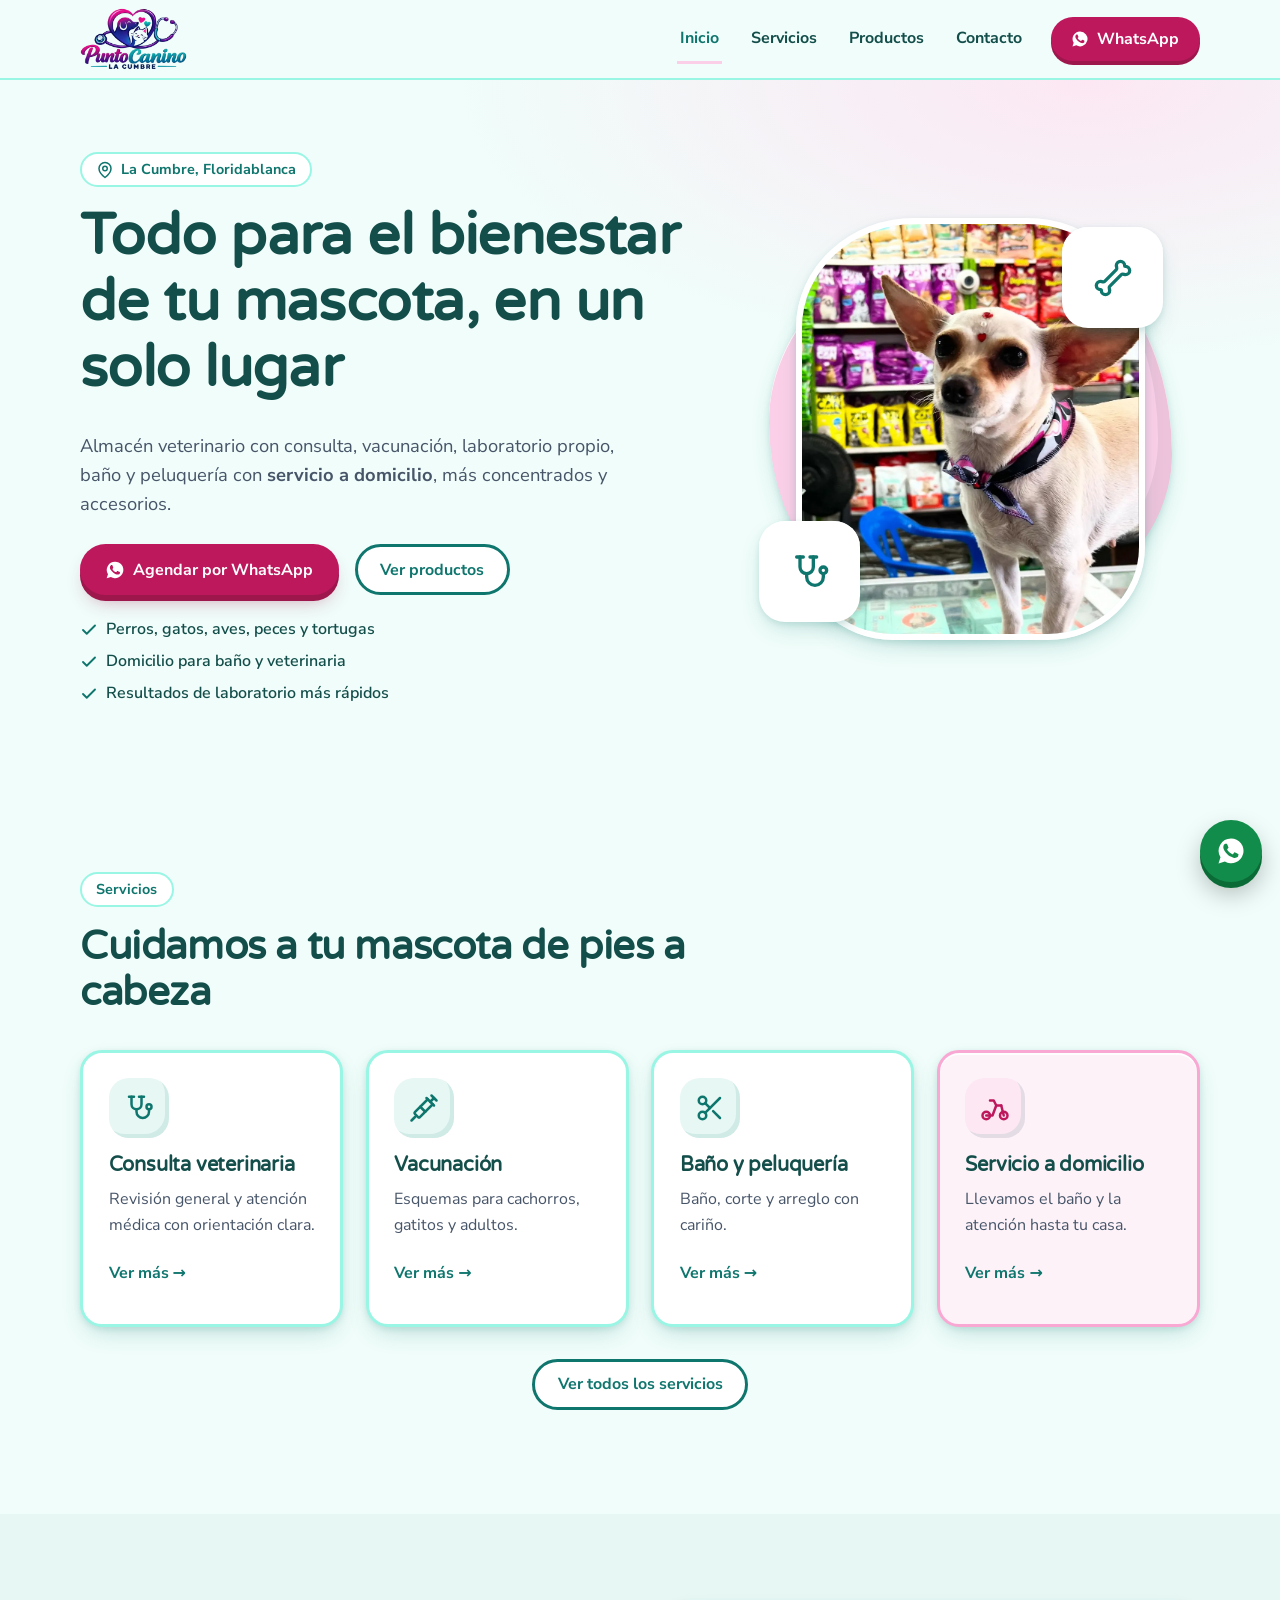
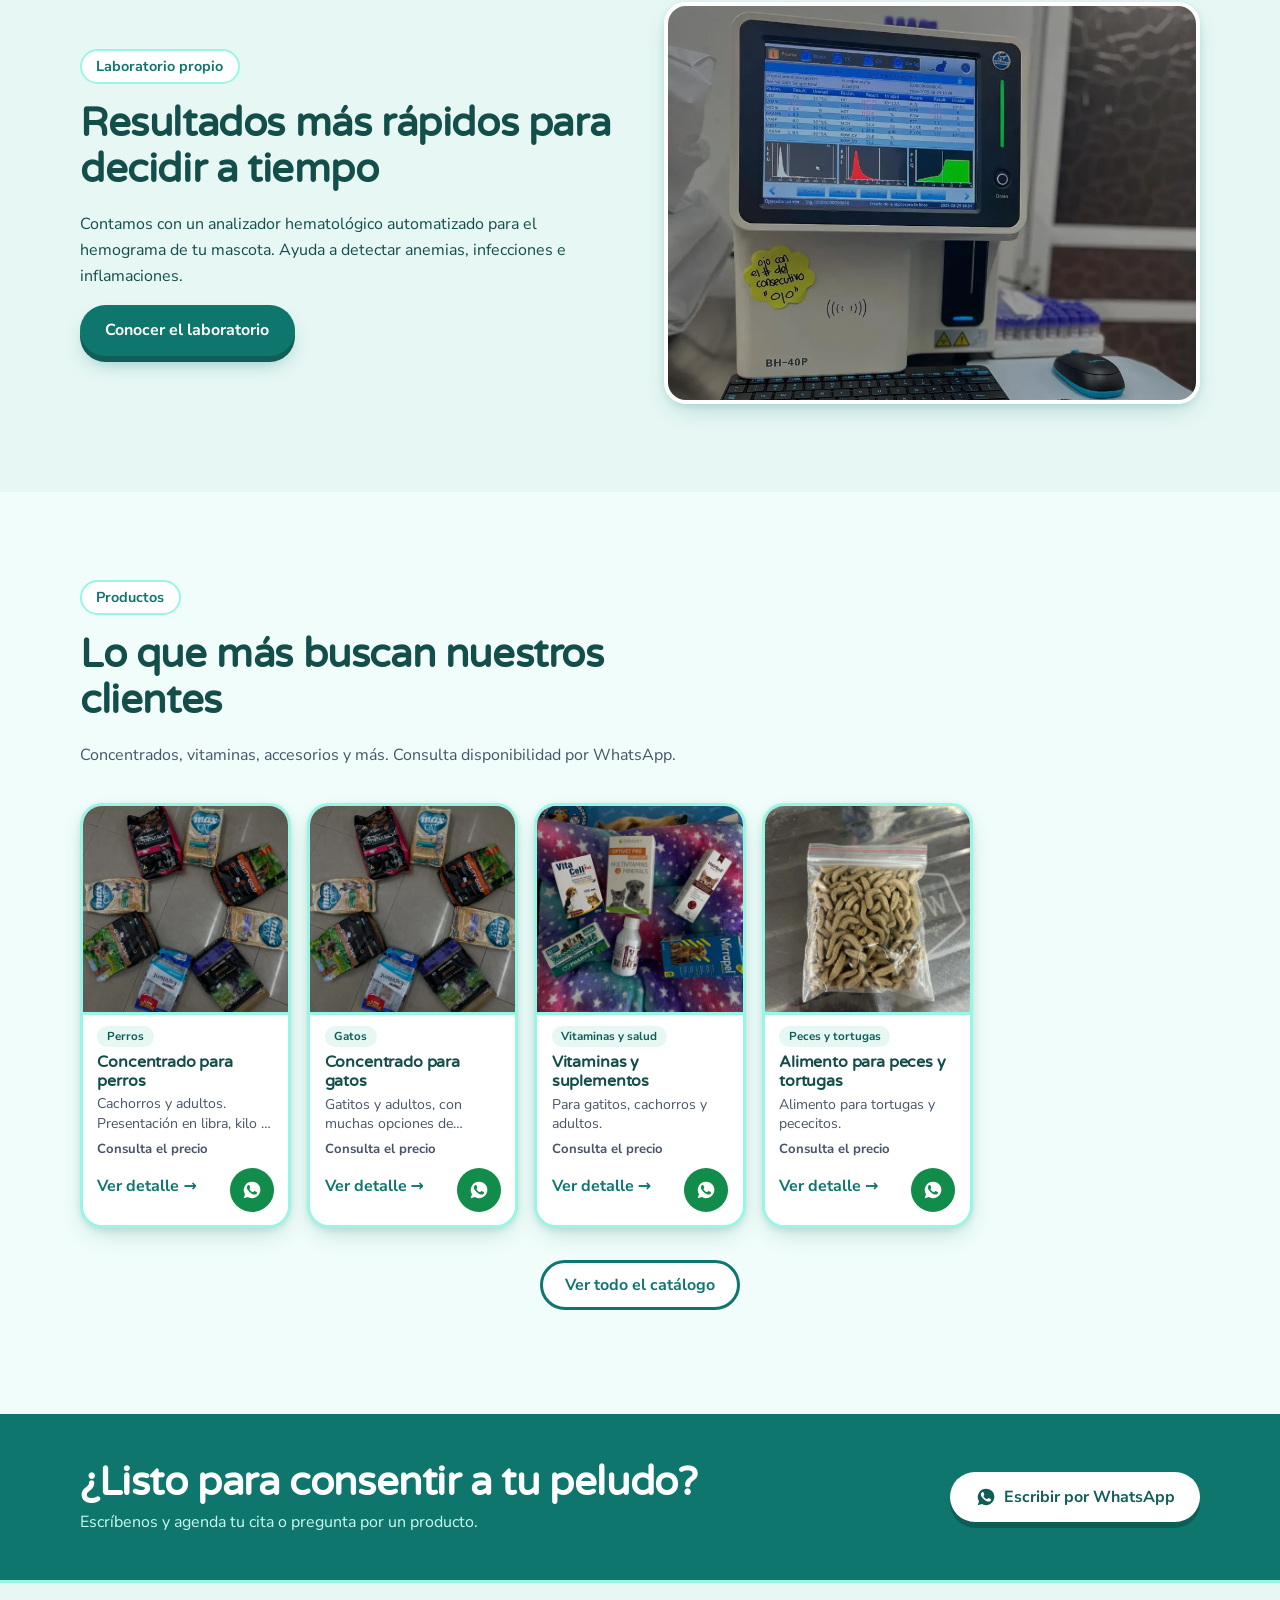
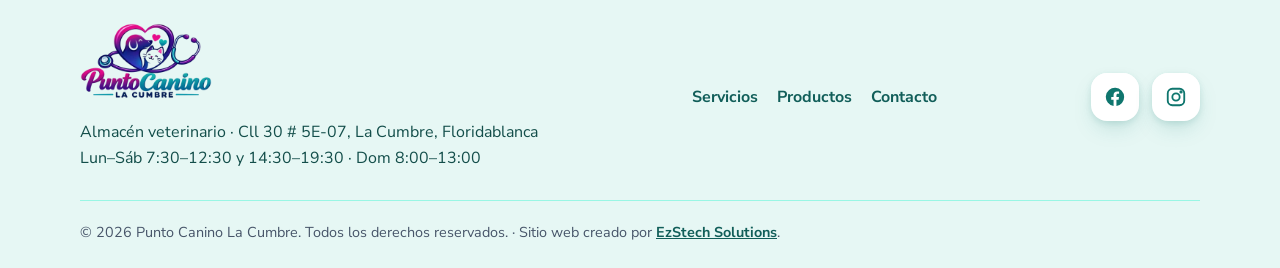
<file: index.html>
<!doctype html>
<html lang="es-CO">
<head>
  <meta charset="utf-8">
  <meta name="viewport" content="width=device-width, initial-scale=1">
  <title>Punto Canino La Cumbre | Almacén veterinario en Floridablanca</title>
  <meta name="description" content="Almacén veterinario en La Cumbre, Floridablanca: consulta veterinaria, vacunación, laboratorio, baño y peluquería con domicilio, concentrados y accesorios.">
  <meta property="og:title" content="Punto Canino La Cumbre | Almacén veterinario en Floridablanca">
  <meta property="og:description" content="Almacén veterinario en La Cumbre, Floridablanca: consulta veterinaria, vacunación, laboratorio, baño y peluquería con domicilio, concentrados y accesorios.">
  <meta property="og:image" content="img/bano.webp">
  <meta name="theme-color" content="#0F766E">
  <meta name="author" content="EzStech Solutions">
  <!-- DEMO: quitar la línea noindex al publicar la versión final -->
  <meta name="robots" content="noindex, nofollow">
  <link rel="icon" type="image/png" sizes="32x32" href="img/favicon-32.png">
  <link rel="apple-touch-icon" href="img/favicon.png">
  <link rel="preconnect" href="https://fonts.googleapis.com">
  <link rel="preconnect" href="https://fonts.gstatic.com" crossorigin>
  <link href="https://fonts.googleapis.com/css2?family=Nunito+Sans:wght@400;600;700&family=Varela+Round&display=swap" rel="stylesheet">
  <link rel="stylesheet" href="styles.css">
  <script type="application/ld+json">
  {"@context":"https://schema.org","@type":"PetStore","name":"Punto Canino La Cumbre",
   "description":"Almacén veterinario: consulta, vacunación, laboratorio, baño y peluquería, concentrados y accesorios.",
   "telephone":["+573244709898","+576076058796"],
   "address":{"@type":"PostalAddress","streetAddress":"Cll 30 # 5E-07, La Cumbre","addressLocality":"Floridablanca","addressRegion":"Santander","postalCode":"681002","addressCountry":"CO"},
   "openingHoursSpecification":[{"@type":"OpeningHoursSpecification","dayOfWeek":["Monday","Tuesday","Wednesday","Thursday","Friday","Saturday"],"opens":"07:30","closes":"12:30"},{"@type":"OpeningHoursSpecification","dayOfWeek":["Monday","Tuesday","Wednesday","Thursday","Friday","Saturday"],"opens":"14:30","closes":"19:30"},{"@type":"OpeningHoursSpecification","dayOfWeek":"Sunday","opens":"08:00","closes":"13:00"}],
   "sameAs":["https://www.facebook.com/p/PUNTO-Canino-La-Cumbre-100064050334834/","https://www.instagram.com/punto_caninolacumbre/"]}
  </script>
</head>
<body>
  <a class="skip" href="#contenido">Saltar al contenido</a>

  <header class="site-header">
    <div class="wrap nav">
      <a class="brand" href="index.html" aria-label="Punto Canino La Cumbre, inicio">
        <img class="brand-logo" src="img/logo-sm.webp" width="360" height="208" alt="Punto Canino La Cumbre">
      </a>
      <nav aria-label="Principal" id="menu" class="menu">
        <a href="index.html" aria-current="page">Inicio</a>
        <a href="servicios.html">Servicios</a>
        <a href="productos.html">Productos</a>
        <a href="contacto.html">Contacto</a>
        <a class="btn btn-cta btn-sm" data-wa="Hola, quiero información" href="#"><svg width="18" height="18" aria-hidden="true"><use href="icons.svg#i-wa"/></svg> WhatsApp</a>
      </nav>
      <button class="burger" aria-expanded="false" aria-controls="menu" aria-label="Abrir menú"><span></span><span></span><span></span></button>
    </div>
  </header>

  <main id="contenido">
    <section class="hero" id="inicio">
      <div class="wrap hero-grid">
        <div class="hero-copy">
          <p class="eyebrow"><svg width="18" height="18" aria-hidden="true"><use href="icons.svg#i-pin"/></svg> La Cumbre, Floridablanca</p>
          <h1>Todo para el bienestar de tu mascota, en un solo lugar</h1>
          <p class="lead">Almacén veterinario con consulta, vacunación, laboratorio propio, baño y peluquería con <strong>servicio a domicilio</strong>, más concentrados y accesorios.</p>
          <div class="cta-row">
            <a class="btn btn-cta" data-wa="Hola, quiero agendar una cita para mi mascota" href="#"><svg width="20" height="20" aria-hidden="true"><use href="icons.svg#i-wa"/></svg> Agendar por WhatsApp</a>
            <a class="btn btn-ghost" href="productos.html">Ver productos</a>
          </div>
          <ul class="trust">
            <li><svg width="18" height="18" aria-hidden="true"><use href="icons.svg#i-check"/></svg> Perros, gatos, aves, peces y tortugas</li>
            <li><svg width="18" height="18" aria-hidden="true"><use href="icons.svg#i-check"/></svg> Domicilio para baño y veterinaria</li>
            <li><svg width="18" height="18" aria-hidden="true"><use href="icons.svg#i-check"/></svg> Resultados de laboratorio más rápidos</li>
          </ul>
        </div>
        <div class="hero-art">
          <div class="blob" aria-hidden="true"></div>
          <img class="hero-photo" src="img/bano.webp" width="900" height="1200" alt="Perrita chihuahua con pañuelo en el almacén, rodeada de alimentos y accesorios">
          <div class="art-card c2" aria-hidden="true"><svg width="40" height="40" aria-hidden="true"><use href="icons.svg#i-bone"/></svg></div>
          <div class="art-card c3" aria-hidden="true"><svg width="40" height="40" aria-hidden="true"><use href="icons.svg#i-steth"/></svg></div>
        </div>
      </div>
    </section>

    <section class="section">
      <div class="wrap">
        <div class="section-head reveal">
          <p class="eyebrow">Servicios</p>
          <h2>Cuidamos a tu mascota de pies a cabeza</h2>
        </div>
        <div class="cards">
          <article class="card reveal">
            <span class="ico"><svg width="30" height="30" aria-hidden="true"><use href="icons.svg#i-steth"/></svg></span>
            <h3>Consulta veterinaria</h3>
            <p>Revisión general y atención médica con orientación clara.</p>
            <a class="link" href="servicios.html#consulta">Ver más →</a>
          </article>
          <article class="card reveal">
            <span class="ico"><svg width="30" height="30" aria-hidden="true"><use href="icons.svg#i-syringe"/></svg></span>
            <h3>Vacunación</h3>
            <p>Esquemas para cachorros, gatitos y adultos.</p>
            <a class="link" href="servicios.html#vacunacion">Ver más →</a>
          </article>
          <article class="card reveal">
            <span class="ico"><svg width="30" height="30" aria-hidden="true"><use href="icons.svg#i-scissors"/></svg></span>
            <h3>Baño y peluquería</h3>
            <p>Baño, corte y arreglo con cariño.</p>
            <a class="link" href="servicios.html#peluqueria">Ver más →</a>
          </article>
          <article class="card reveal card-accent">
            <span class="ico"><svg width="30" height="30" aria-hidden="true"><use href="icons.svg#i-scooter"/></svg></span>
            <h3>Servicio a domicilio</h3>
            <p>Llevamos el baño y la atención hasta tu casa.</p>
            <a class="link" href="servicios.html#domicilio">Ver más →</a>
          </article>
        </div>
        <p class="more reveal"><a class="btn btn-ghost" href="servicios.html">Ver todos los servicios</a></p>
      </div>
    </section>

    <section class="section section-alt">
      <div class="wrap split">
        <div class="reveal">
          <p class="eyebrow">Laboratorio propio</p>
          <h2>Resultados más rápidos para decidir a tiempo</h2>
          <p>Contamos con un analizador hematológico automatizado para el hemograma de tu mascota. Ayuda a detectar anemias, infecciones e inflamaciones.</p>
          <a class="btn btn-primary" href="servicios.html#laboratorio">Conocer el laboratorio</a>
        </div>
        <img class="lab-photo reveal" src="img/laboratorio.webp" loading="lazy" width="900" height="1200" alt="Analizador hematológico del laboratorio de Punto Canino">
      </div>
    </section>

    <section class="section">
      <div class="wrap">
        <div class="section-head reveal">
          <p class="eyebrow">Productos</p>
          <h2>Lo que más buscan nuestros clientes</h2>
          <p>Concentrados, vitaminas, accesorios y más. Consulta disponibilidad por WhatsApp.</p>
        </div>
        <div class="products" data-featured="4"></div>
        <noscript><p><a href="productos.html">Ver el catálogo de productos</a></p></noscript>
        <p class="more"><a class="btn btn-ghost" href="productos.html">Ver todo el catálogo</a></p>
      </div>
    </section>

    <section class="cta-band">
      <div class="wrap cta-inner">
        <div>
          <h2>¿Listo para consentir a tu peludo?</h2>
          <p>Escríbenos y agenda tu cita o pregunta por un producto.</p>
        </div>
        <a class="btn btn-white" data-wa="Hola, quiero información" href="#"><svg width="20" height="20" aria-hidden="true"><use href="icons.svg#i-wa"/></svg> Escribir por WhatsApp</a>
      </div>
    </section>
  </main>

  <footer class="site-footer">
    <div class="wrap foot">
      <div>
        <a class="brand brand-light" href="index.html" aria-label="Punto Canino La Cumbre, inicio">
          <img class="brand-logo" src="img/logo-sm.webp" width="360" height="208" alt="Punto Canino La Cumbre">
        </a>
        <p>Almacén veterinario · Cll 30 # 5E-07, La Cumbre, Floridablanca<br>Lun–Sáb 7:30–12:30 y 14:30–19:30 · Dom 8:00–13:00</p>
      </div>
      <nav class="foot-nav" aria-label="Pie de página">
        <a href="servicios.html">Servicios</a><a href="productos.html">Productos</a><a href="contacto.html">Contacto</a>
      </nav>
      <div class="social">
        <a href="https://www.facebook.com/p/PUNTO-Canino-La-Cumbre-100064050334834/" target="_blank" rel="noopener" aria-label="Facebook de Punto Canino La Cumbre"><svg width="22" height="22" aria-hidden="true"><use href="icons.svg#i-fb"/></svg></a>
        <a href="https://www.instagram.com/punto_caninolacumbre/" target="_blank" rel="noopener" aria-label="Instagram de Punto Canino La Cumbre"><svg width="22" height="22" aria-hidden="true"><use href="icons.svg#i-ig"/></svg></a>
      </div>
    </div>
    <p class="copy">© <span id="year"></span> Punto Canino La Cumbre. Todos los derechos reservados. · Sitio web creado por <a href="https://ezstech-solutions.netlify.app/" target="_blank" rel="noopener">EzStech Solutions</a>.</p>
  </footer>

  <a class="wa-float" data-wa="Hola, quiero información" href="#" aria-label="Escribir por WhatsApp"><svg width="30" height="30" aria-hidden="true"><use href="icons.svg#i-wa"/></svg></a>

  <script src="js/data.js"></script>
  <script src="script.js"></script>
  <script src="js/catalog.js"></script>
</body>
</html>
</file>
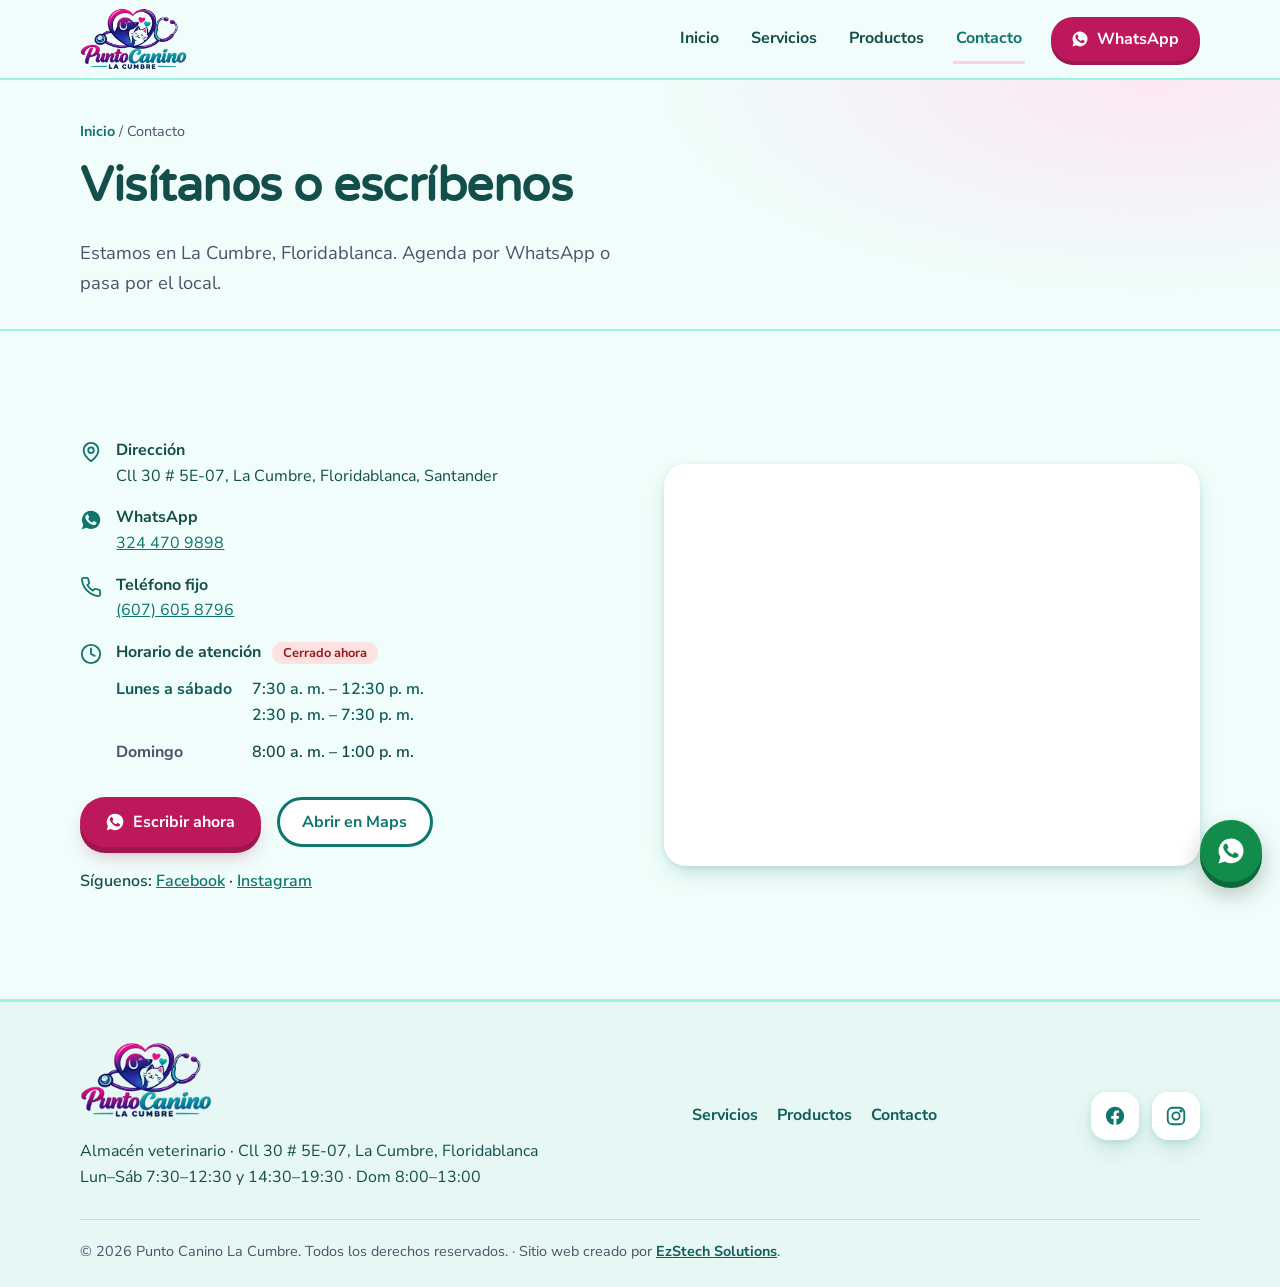
<file: contacto.html>
<!doctype html>
<html lang="es-CO">
<head>
  <meta charset="utf-8">
  <meta name="viewport" content="width=device-width, initial-scale=1">
  <title>Contacto y ubicación | Punto Canino La Cumbre</title>
  <meta name="description" content="Cll 30 # 5E-07, La Cumbre, Floridablanca. WhatsApp 324 470 9898 y teléfono (607) 605 8796.">
  <meta property="og:title" content="Contacto y ubicación | Punto Canino La Cumbre">
  <meta property="og:description" content="Cll 30 # 5E-07, La Cumbre, Floridablanca. WhatsApp 324 470 9898 y teléfono (607) 605 8796.">
  <meta property="og:image" content="img/bano.webp">
  <meta name="theme-color" content="#0F766E">
  <meta name="author" content="EzStech Solutions">
  <!-- DEMO: quitar la línea noindex al publicar la versión final -->
  <meta name="robots" content="noindex, nofollow">
  <link rel="icon" type="image/png" sizes="32x32" href="img/favicon-32.png">
  <link rel="apple-touch-icon" href="img/favicon.png">
  <link rel="preconnect" href="https://fonts.googleapis.com">
  <link rel="preconnect" href="https://fonts.gstatic.com" crossorigin>
  <link href="https://fonts.googleapis.com/css2?family=Nunito+Sans:wght@400;600;700&family=Varela+Round&display=swap" rel="stylesheet">
  <link rel="stylesheet" href="styles.css">
  <script type="application/ld+json">
  {"@context":"https://schema.org","@type":"PetStore","name":"Punto Canino La Cumbre",
   "description":"Almacén veterinario: consulta, vacunación, laboratorio, baño y peluquería, concentrados y accesorios.",
   "telephone":["+573244709898","+576076058796"],
   "address":{"@type":"PostalAddress","streetAddress":"Cll 30 # 5E-07, La Cumbre","addressLocality":"Floridablanca","addressRegion":"Santander","postalCode":"681002","addressCountry":"CO"},
   "openingHoursSpecification":[{"@type":"OpeningHoursSpecification","dayOfWeek":["Monday","Tuesday","Wednesday","Thursday","Friday","Saturday"],"opens":"07:30","closes":"12:30"},{"@type":"OpeningHoursSpecification","dayOfWeek":["Monday","Tuesday","Wednesday","Thursday","Friday","Saturday"],"opens":"14:30","closes":"19:30"},{"@type":"OpeningHoursSpecification","dayOfWeek":"Sunday","opens":"08:00","closes":"13:00"}],
   "sameAs":["https://www.facebook.com/p/PUNTO-Canino-La-Cumbre-100064050334834/","https://www.instagram.com/punto_caninolacumbre/"]}
  </script>
</head>
<body>
  <a class="skip" href="#contenido">Saltar al contenido</a>

  <header class="site-header">
    <div class="wrap nav">
      <a class="brand" href="index.html" aria-label="Punto Canino La Cumbre, inicio">
        <img class="brand-logo" src="img/logo-sm.webp" width="360" height="208" alt="Punto Canino La Cumbre">
      </a>
      <nav aria-label="Principal" id="menu" class="menu">
        <a href="index.html">Inicio</a>
        <a href="servicios.html">Servicios</a>
        <a href="productos.html">Productos</a>
        <a href="contacto.html" aria-current="page">Contacto</a>
        <a class="btn btn-cta btn-sm" data-wa="Hola, quiero información" href="#"><svg width="18" height="18" aria-hidden="true"><use href="icons.svg#i-wa"/></svg> WhatsApp</a>
      </nav>
      <button class="burger" aria-expanded="false" aria-controls="menu" aria-label="Abrir menú"><span></span><span></span><span></span></button>
    </div>
  </header>

  <main id="contenido">
    <section class="page-head">
      <div class="wrap">
        <nav class="crumbs" aria-label="Ruta"><a href="index.html">Inicio</a> <span aria-hidden="true">/</span> <span>Contacto</span></nav>
        <h1>Visítanos o escríbenos</h1>
        <p class="lead">Estamos en La Cumbre, Floridablanca. Agenda por WhatsApp o pasa por el local.</p>
      </div>
    </section>
    <section class="section">
      <div class="wrap split">
        <div class="reveal">
          <ul class="info">
            <li><svg width="22" height="22" aria-hidden="true"><use href="icons.svg#i-pin"/></svg><span><strong>Dirección</strong><br>Cll 30 # 5E-07, La Cumbre, Floridablanca, Santander</span></li>
            <li><svg width="22" height="22" aria-hidden="true"><use href="icons.svg#i-wa"/></svg><span><strong>WhatsApp</strong><br><a href="#" data-wa="Hola, quiero información">324 470 9898</a></span></li>
            <li><svg width="22" height="22" aria-hidden="true"><use href="icons.svg#i-phone"/></svg><span><strong>Teléfono fijo</strong><br><a href="tel:+576076058796">(607) 605 8796</a></span></li>
            <li><svg width="22" height="22" aria-hidden="true"><use href="icons.svg#i-clock"/></svg><span><strong>Horario de atención</strong> <span class="open-now" data-open-now></span>
              <table class="hours"><tbody>
                <tr data-days="1,2,3,4,5,6"><th scope="row">Lunes a sábado</th><td>7:30 a. m. – 12:30 p. m.<br>2:30 p. m. – 7:30 p. m.</td></tr>
                <tr data-days="0"><th scope="row">Domingo</th><td>8:00 a. m. – 1:00 p. m.</td></tr>
              </tbody></table></span></li>
          </ul>
          <div class="cta-row">
            <a class="btn btn-cta" data-wa="Hola, quiero información" href="#"><svg width="20" height="20" aria-hidden="true"><use href="icons.svg#i-wa"/></svg> Escribir ahora</a>
            <a class="btn btn-ghost" target="_blank" rel="noopener" href="https://www.google.com/maps/search/?api=1&query=Cll+30+%23+5E-07+La+Cumbre+Floridablanca">Abrir en Maps</a>
          </div>
          <p class="social-line">Síguenos:
            <a href="https://www.facebook.com/p/PUNTO-Canino-La-Cumbre-100064050334834/" target="_blank" rel="noopener">Facebook</a> ·
            <a href="https://www.instagram.com/punto_caninolacumbre/" target="_blank" rel="noopener">Instagram</a></p>
        </div>
        <div class="map reveal">
          <iframe title="Mapa de Punto Canino La Cumbre" loading="lazy" referrerpolicy="no-referrer-when-downgrade"
            src="https://www.google.com/maps?q=Cll+30+%23+5E-07+La+Cumbre+Floridablanca&output=embed"></iframe>
        </div>
      </div>
    </section>
  </main>

  <footer class="site-footer">
    <div class="wrap foot">
      <div>
        <a class="brand brand-light" href="index.html" aria-label="Punto Canino La Cumbre, inicio">
          <img class="brand-logo" src="img/logo-sm.webp" width="360" height="208" alt="Punto Canino La Cumbre">
        </a>
        <p>Almacén veterinario · Cll 30 # 5E-07, La Cumbre, Floridablanca<br>Lun–Sáb 7:30–12:30 y 14:30–19:30 · Dom 8:00–13:00</p>
      </div>
      <nav class="foot-nav" aria-label="Pie de página">
        <a href="servicios.html">Servicios</a><a href="productos.html">Productos</a><a href="contacto.html">Contacto</a>
      </nav>
      <div class="social">
        <a href="https://www.facebook.com/p/PUNTO-Canino-La-Cumbre-100064050334834/" target="_blank" rel="noopener" aria-label="Facebook de Punto Canino La Cumbre"><svg width="22" height="22" aria-hidden="true"><use href="icons.svg#i-fb"/></svg></a>
        <a href="https://www.instagram.com/punto_caninolacumbre/" target="_blank" rel="noopener" aria-label="Instagram de Punto Canino La Cumbre"><svg width="22" height="22" aria-hidden="true"><use href="icons.svg#i-ig"/></svg></a>
      </div>
    </div>
    <p class="copy">© <span id="year"></span> Punto Canino La Cumbre. Todos los derechos reservados. · Sitio web creado por <a href="https://ezstech-solutions.netlify.app/" target="_blank" rel="noopener">EzStech Solutions</a>.</p>
  </footer>

  <a class="wa-float" data-wa="Hola, quiero información" href="#" aria-label="Escribir por WhatsApp"><svg width="30" height="30" aria-hidden="true"><use href="icons.svg#i-wa"/></svg></a>

  <script src="js/data.js"></script>
  <script src="script.js"></script>
</body>
</html>
</file>
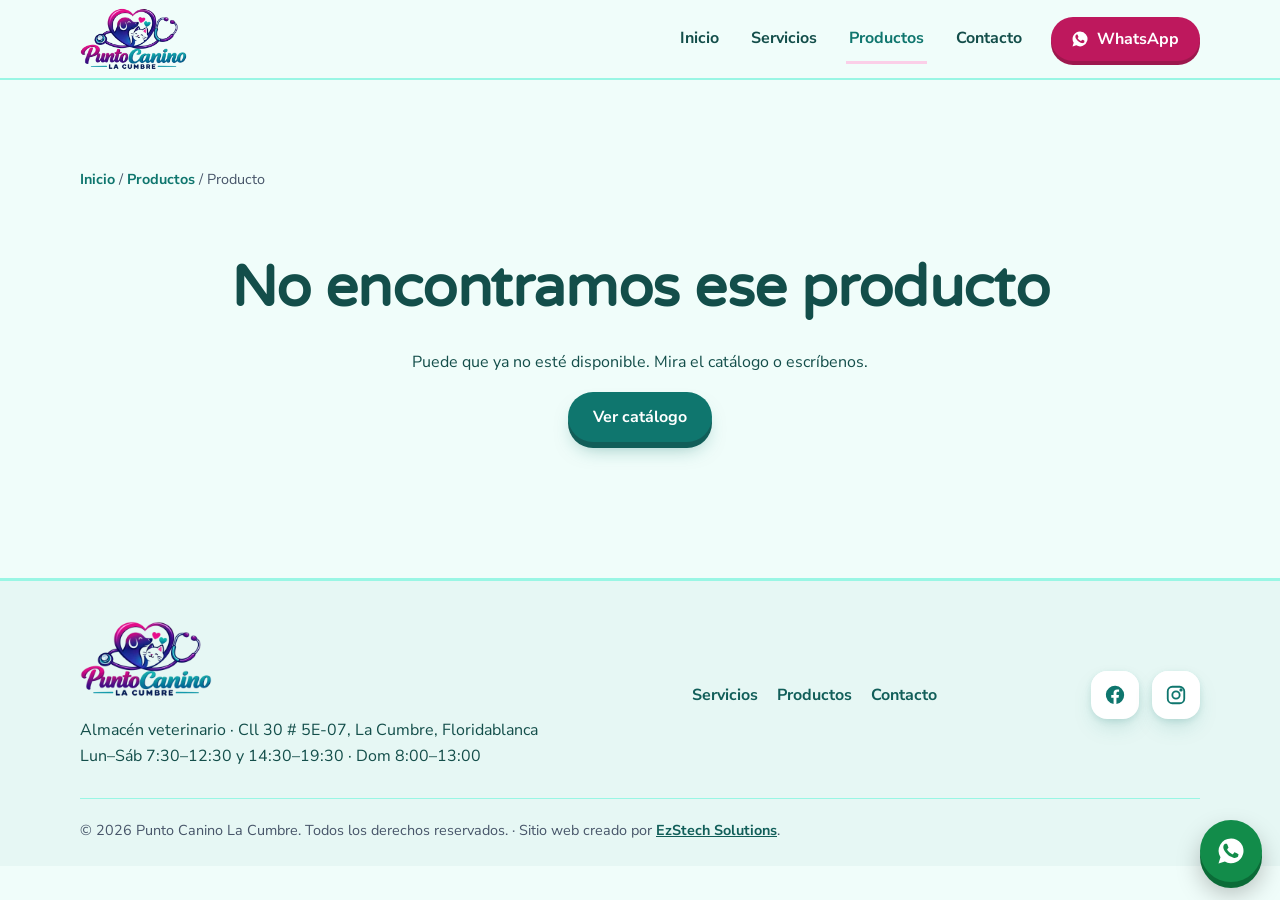
<file: producto.html>
<!doctype html>
<html lang="es-CO">
<head>
  <meta charset="utf-8">
  <meta name="viewport" content="width=device-width, initial-scale=1">
  <title>Producto | Punto Canino La Cumbre</title>
  <meta name="description" content="Ficha de producto de Punto Canino La Cumbre.">
  <meta property="og:title" content="Producto | Punto Canino La Cumbre">
  <meta property="og:description" content="Ficha de producto de Punto Canino La Cumbre.">
  <meta property="og:image" content="img/bano.webp">
  <meta name="theme-color" content="#0F766E">
  <meta name="author" content="EzStech Solutions">
  <!-- DEMO: quitar la línea noindex al publicar la versión final -->
  <meta name="robots" content="noindex, nofollow">
  <link rel="icon" type="image/png" sizes="32x32" href="img/favicon-32.png">
  <link rel="apple-touch-icon" href="img/favicon.png">
  <link rel="preconnect" href="https://fonts.googleapis.com">
  <link rel="preconnect" href="https://fonts.gstatic.com" crossorigin>
  <link href="https://fonts.googleapis.com/css2?family=Nunito+Sans:wght@400;600;700&family=Varela+Round&display=swap" rel="stylesheet">
  <link rel="stylesheet" href="styles.css">
  
</head>
<body>
  <a class="skip" href="#contenido">Saltar al contenido</a>

  <header class="site-header">
    <div class="wrap nav">
      <a class="brand" href="index.html" aria-label="Punto Canino La Cumbre, inicio">
        <img class="brand-logo" src="img/logo-sm.webp" width="360" height="208" alt="Punto Canino La Cumbre">
      </a>
      <nav aria-label="Principal" id="menu" class="menu">
        <a href="index.html">Inicio</a>
        <a href="servicios.html">Servicios</a>
        <a href="productos.html" aria-current="page">Productos</a>
        <a href="contacto.html">Contacto</a>
        <a class="btn btn-cta btn-sm" data-wa="Hola, quiero información" href="#"><svg width="18" height="18" aria-hidden="true"><use href="icons.svg#i-wa"/></svg> WhatsApp</a>
      </nav>
      <button class="burger" aria-expanded="false" aria-controls="menu" aria-label="Abrir menú"><span></span><span></span><span></span></button>
    </div>
  </header>

  <main id="contenido">
    <section class="section product-page">
      <div class="wrap">
        <nav class="crumbs" aria-label="Ruta"><a href="index.html">Inicio</a> <span aria-hidden="true">/</span> <a href="productos.html">Productos</a> <span aria-hidden="true">/</span> <span id="crumb">Producto</span></nav>
        <div id="detail" aria-live="polite"><p>Cargando producto…</p></div>
        <noscript><p>Activa JavaScript para ver este producto, o <a href="productos.html">vuelve al catálogo</a>.</p></noscript>
        <section id="related-wrap" hidden>
          <h2>También te puede interesar</h2>
          <div class="products" id="related"></div>
        </section>
      </div>
    </section>
  </main>

  <footer class="site-footer">
    <div class="wrap foot">
      <div>
        <a class="brand brand-light" href="index.html" aria-label="Punto Canino La Cumbre, inicio">
          <img class="brand-logo" src="img/logo-sm.webp" width="360" height="208" alt="Punto Canino La Cumbre">
        </a>
        <p>Almacén veterinario · Cll 30 # 5E-07, La Cumbre, Floridablanca<br>Lun–Sáb 7:30–12:30 y 14:30–19:30 · Dom 8:00–13:00</p>
      </div>
      <nav class="foot-nav" aria-label="Pie de página">
        <a href="servicios.html">Servicios</a><a href="productos.html">Productos</a><a href="contacto.html">Contacto</a>
      </nav>
      <div class="social">
        <a href="https://www.facebook.com/p/PUNTO-Canino-La-Cumbre-100064050334834/" target="_blank" rel="noopener" aria-label="Facebook de Punto Canino La Cumbre"><svg width="22" height="22" aria-hidden="true"><use href="icons.svg#i-fb"/></svg></a>
        <a href="https://www.instagram.com/punto_caninolacumbre/" target="_blank" rel="noopener" aria-label="Instagram de Punto Canino La Cumbre"><svg width="22" height="22" aria-hidden="true"><use href="icons.svg#i-ig"/></svg></a>
      </div>
    </div>
    <p class="copy">© <span id="year"></span> Punto Canino La Cumbre. Todos los derechos reservados. · Sitio web creado por <a href="https://ezstech-solutions.netlify.app/" target="_blank" rel="noopener">EzStech Solutions</a>.</p>
  </footer>

  <a class="wa-float" data-wa="Hola, quiero información" href="#" aria-label="Escribir por WhatsApp"><svg width="30" height="30" aria-hidden="true"><use href="icons.svg#i-wa"/></svg></a>

  <script src="js/data.js"></script>
  <script src="script.js"></script>
  <script src="js/catalog.js"></script>
</body>
</html>
</file>
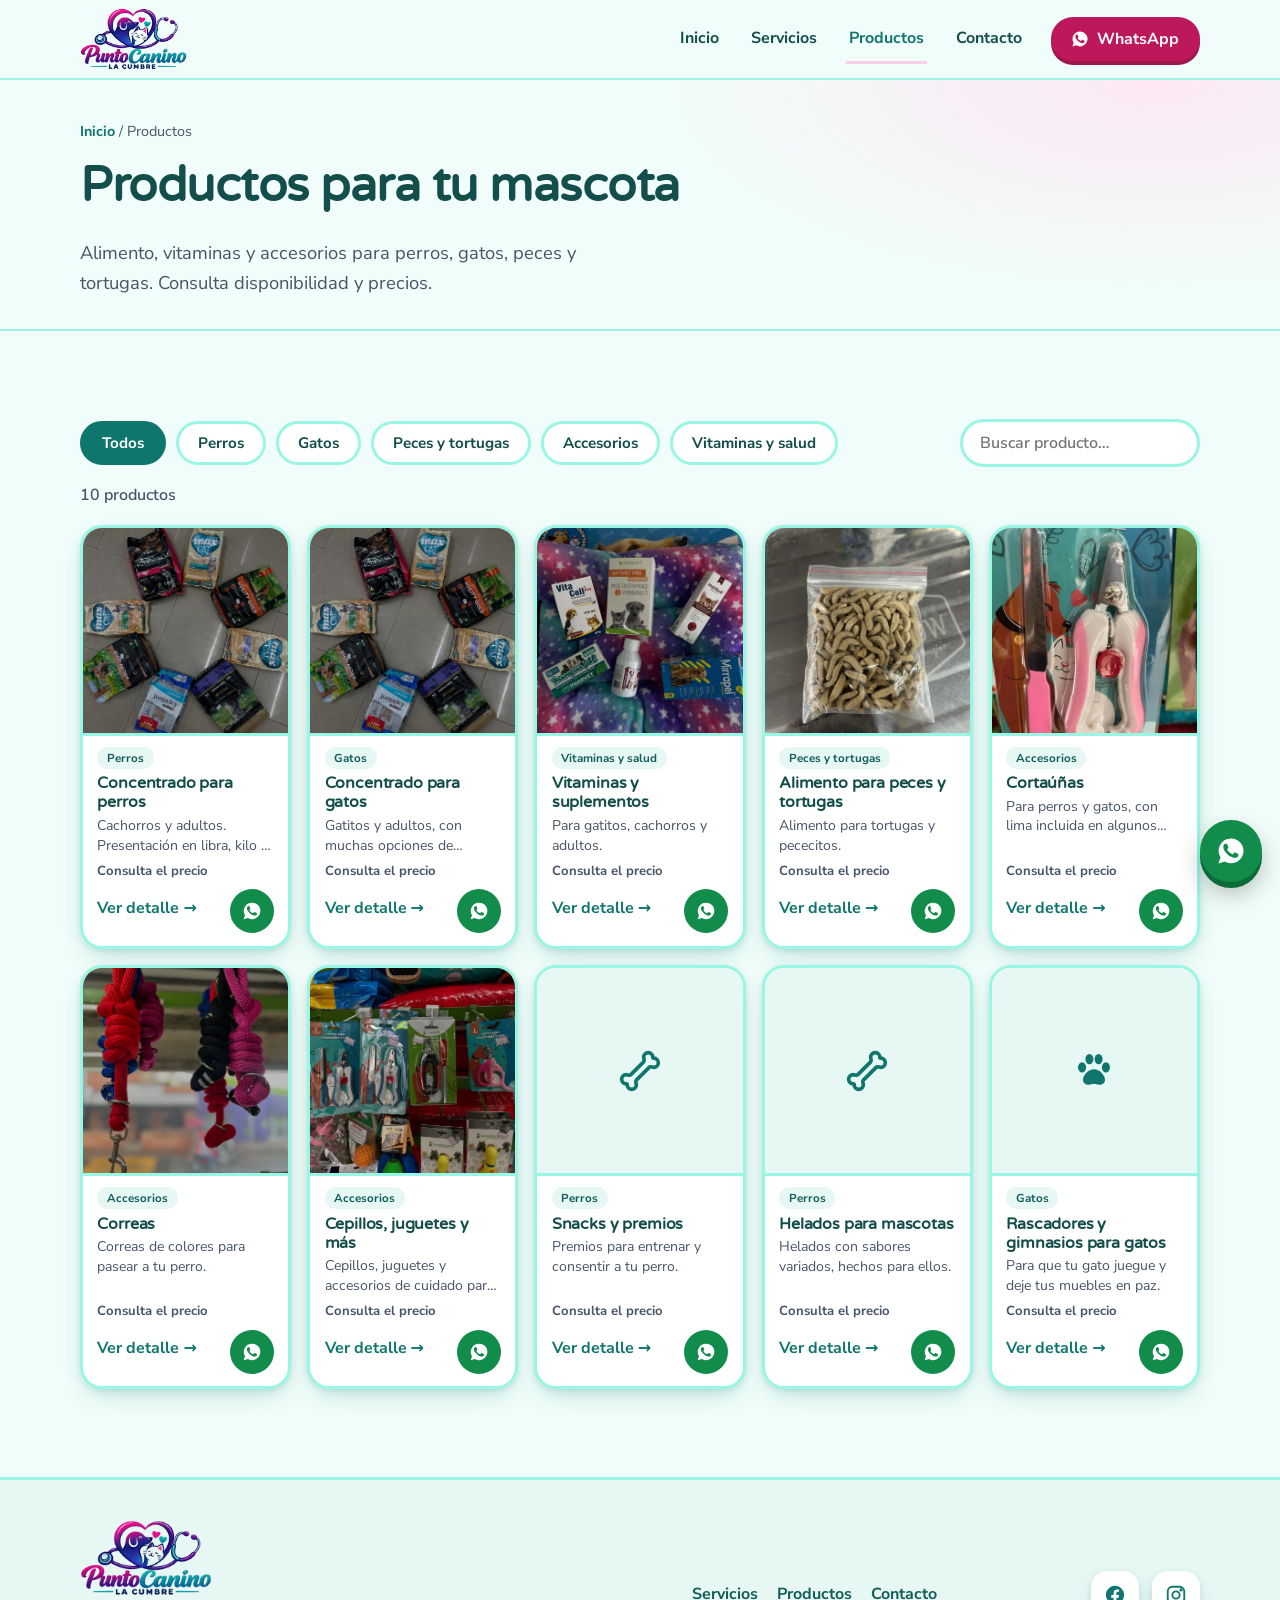
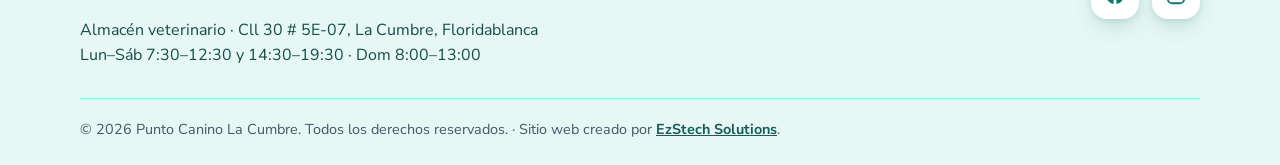
<file: productos.html>
<!doctype html>
<html lang="es-CO">
<head>
  <meta charset="utf-8">
  <meta name="viewport" content="width=device-width, initial-scale=1">
  <title>Productos para mascotas en Floridablanca | Punto Canino La Cumbre</title>
  <meta name="description" content="Concentrados, vitaminas, alimento para peces y tortugas, cortaúñas, correas y más para tu mascota en La Cumbre, Floridablanca.">
  <meta property="og:title" content="Productos para mascotas en Floridablanca | Punto Canino La Cumbre">
  <meta property="og:description" content="Concentrados, vitaminas, alimento para peces y tortugas, cortaúñas, correas y más para tu mascota en La Cumbre, Floridablanca.">
  <meta property="og:image" content="img/bano.webp">
  <meta name="theme-color" content="#0F766E">
  <meta name="author" content="EzStech Solutions">
  <!-- DEMO: quitar la línea noindex al publicar la versión final -->
  <meta name="robots" content="noindex, nofollow">
  <link rel="icon" type="image/png" sizes="32x32" href="img/favicon-32.png">
  <link rel="apple-touch-icon" href="img/favicon.png">
  <link rel="preconnect" href="https://fonts.googleapis.com">
  <link rel="preconnect" href="https://fonts.gstatic.com" crossorigin>
  <link href="https://fonts.googleapis.com/css2?family=Nunito+Sans:wght@400;600;700&family=Varela+Round&display=swap" rel="stylesheet">
  <link rel="stylesheet" href="styles.css">
  
</head>
<body>
  <a class="skip" href="#contenido">Saltar al contenido</a>

  <header class="site-header">
    <div class="wrap nav">
      <a class="brand" href="index.html" aria-label="Punto Canino La Cumbre, inicio">
        <img class="brand-logo" src="img/logo-sm.webp" width="360" height="208" alt="Punto Canino La Cumbre">
      </a>
      <nav aria-label="Principal" id="menu" class="menu">
        <a href="index.html">Inicio</a>
        <a href="servicios.html">Servicios</a>
        <a href="productos.html" aria-current="page">Productos</a>
        <a href="contacto.html">Contacto</a>
        <a class="btn btn-cta btn-sm" data-wa="Hola, quiero información" href="#"><svg width="18" height="18" aria-hidden="true"><use href="icons.svg#i-wa"/></svg> WhatsApp</a>
      </nav>
      <button class="burger" aria-expanded="false" aria-controls="menu" aria-label="Abrir menú"><span></span><span></span><span></span></button>
    </div>
  </header>

  <main id="contenido">
    <section class="page-head">
      <div class="wrap">
        <nav class="crumbs" aria-label="Ruta"><a href="index.html">Inicio</a> <span aria-hidden="true">/</span> <span>Productos</span></nav>
        <h1>Productos para tu mascota</h1>
        <p class="lead">Alimento, vitaminas y accesorios para perros, gatos, peces y tortugas. Consulta disponibilidad y precios.</p>
      </div>
    </section>
    <section class="section catalog">
      <div class="wrap">
        <div class="toolbar">
          <div class="filters" id="filters" role="group" aria-label="Filtrar por categoría"></div>
          <div class="search">
            <label for="q" class="sr">Buscar producto</label>
            <input id="q" type="search" placeholder="Buscar producto…" autocomplete="off">
          </div>
        </div>
        <p class="count" id="count" aria-live="polite"></p>
        <div class="products" id="catalog"></div>
        <p class="empty" id="empty" hidden>No encontramos ese producto en el catálogo, pero puede que lo tengamos. <a data-wa="Hola, ¿tienen disponible un producto para mi mascota?" href="#">Pregúntanos por WhatsApp</a>.</p>
        <noscript><p>Activa JavaScript para ver el catálogo, o escríbenos por WhatsApp al 324 470 9898.</p></noscript>
      </div>
    </section>
  </main>

  <footer class="site-footer">
    <div class="wrap foot">
      <div>
        <a class="brand brand-light" href="index.html" aria-label="Punto Canino La Cumbre, inicio">
          <img class="brand-logo" src="img/logo-sm.webp" width="360" height="208" alt="Punto Canino La Cumbre">
        </a>
        <p>Almacén veterinario · Cll 30 # 5E-07, La Cumbre, Floridablanca<br>Lun–Sáb 7:30–12:30 y 14:30–19:30 · Dom 8:00–13:00</p>
      </div>
      <nav class="foot-nav" aria-label="Pie de página">
        <a href="servicios.html">Servicios</a><a href="productos.html">Productos</a><a href="contacto.html">Contacto</a>
      </nav>
      <div class="social">
        <a href="https://www.facebook.com/p/PUNTO-Canino-La-Cumbre-100064050334834/" target="_blank" rel="noopener" aria-label="Facebook de Punto Canino La Cumbre"><svg width="22" height="22" aria-hidden="true"><use href="icons.svg#i-fb"/></svg></a>
        <a href="https://www.instagram.com/punto_caninolacumbre/" target="_blank" rel="noopener" aria-label="Instagram de Punto Canino La Cumbre"><svg width="22" height="22" aria-hidden="true"><use href="icons.svg#i-ig"/></svg></a>
      </div>
    </div>
    <p class="copy">© <span id="year"></span> Punto Canino La Cumbre. Todos los derechos reservados. · Sitio web creado por <a href="https://ezstech-solutions.netlify.app/" target="_blank" rel="noopener">EzStech Solutions</a>.</p>
  </footer>

  <a class="wa-float" data-wa="Hola, quiero información" href="#" aria-label="Escribir por WhatsApp"><svg width="30" height="30" aria-hidden="true"><use href="icons.svg#i-wa"/></svg></a>

  <script src="js/data.js"></script>
  <script src="script.js"></script>
  <script src="js/catalog.js"></script>
</body>
</html>
</file>
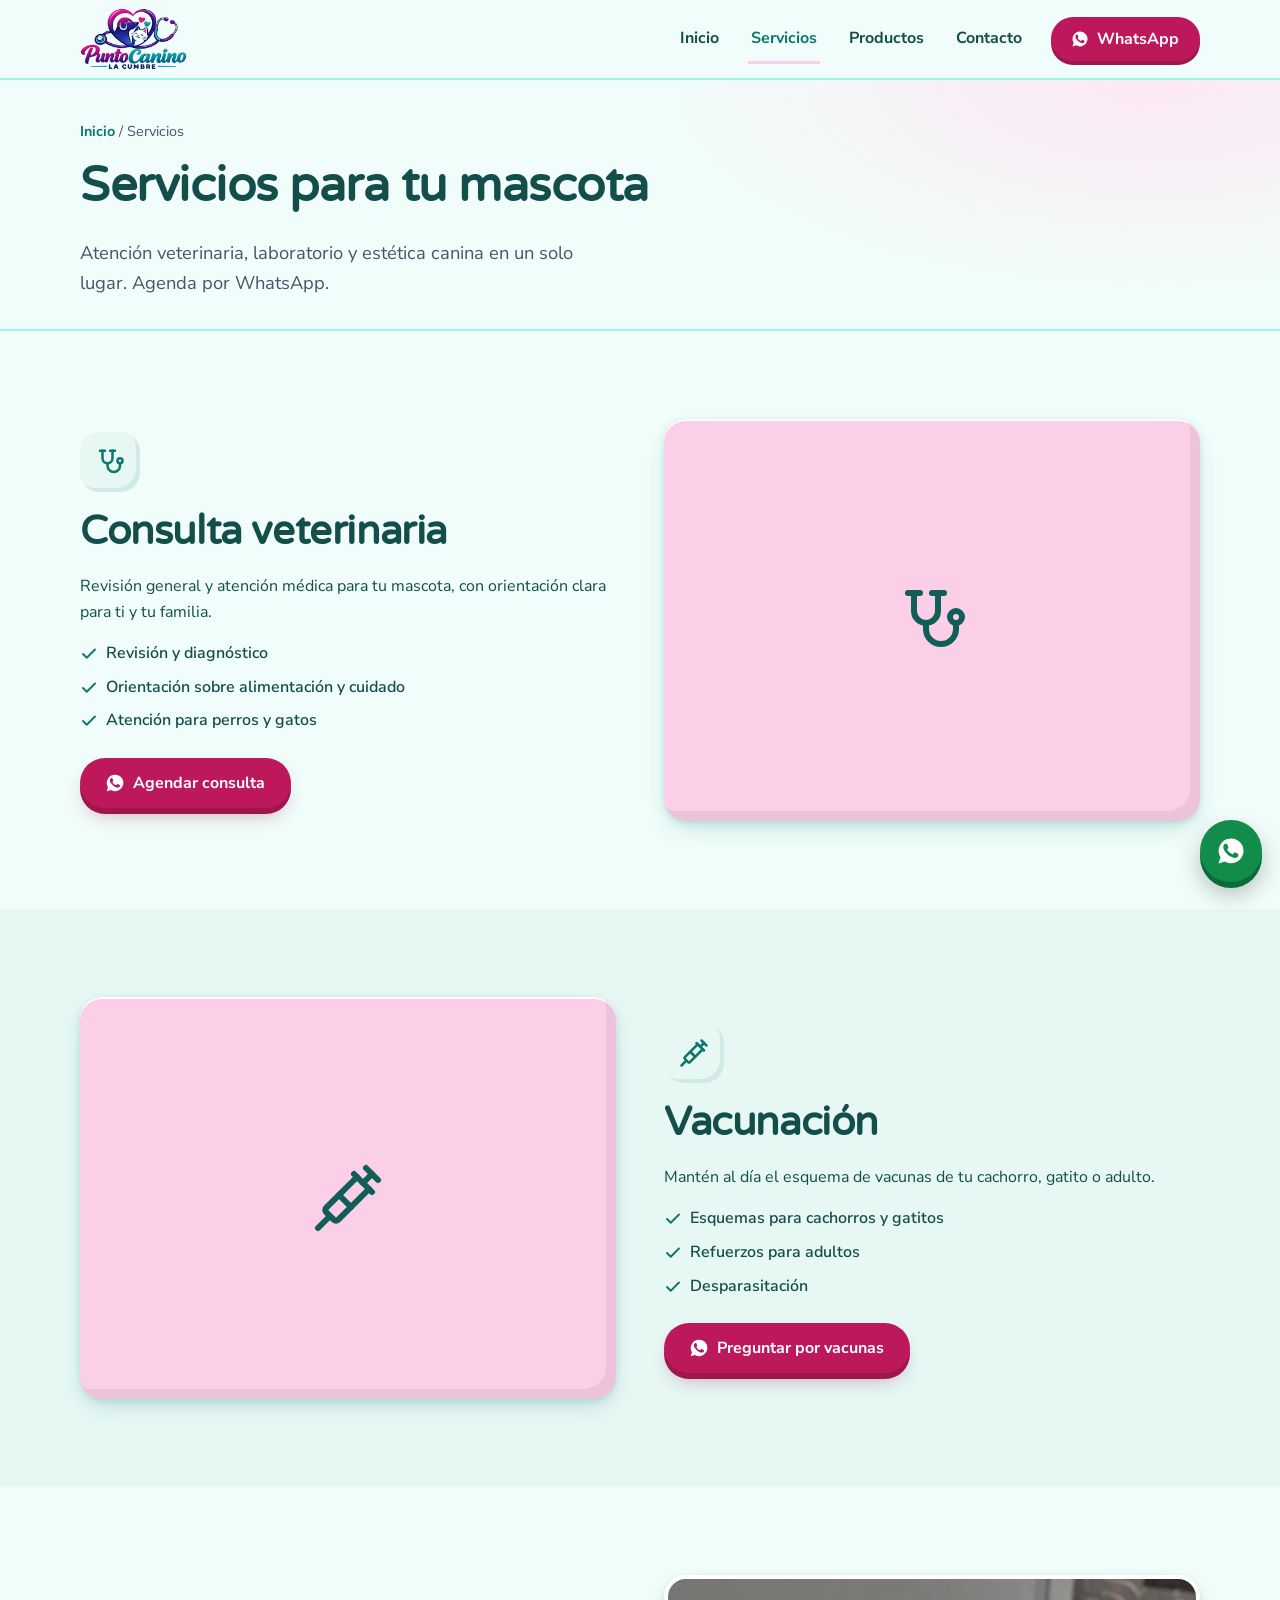
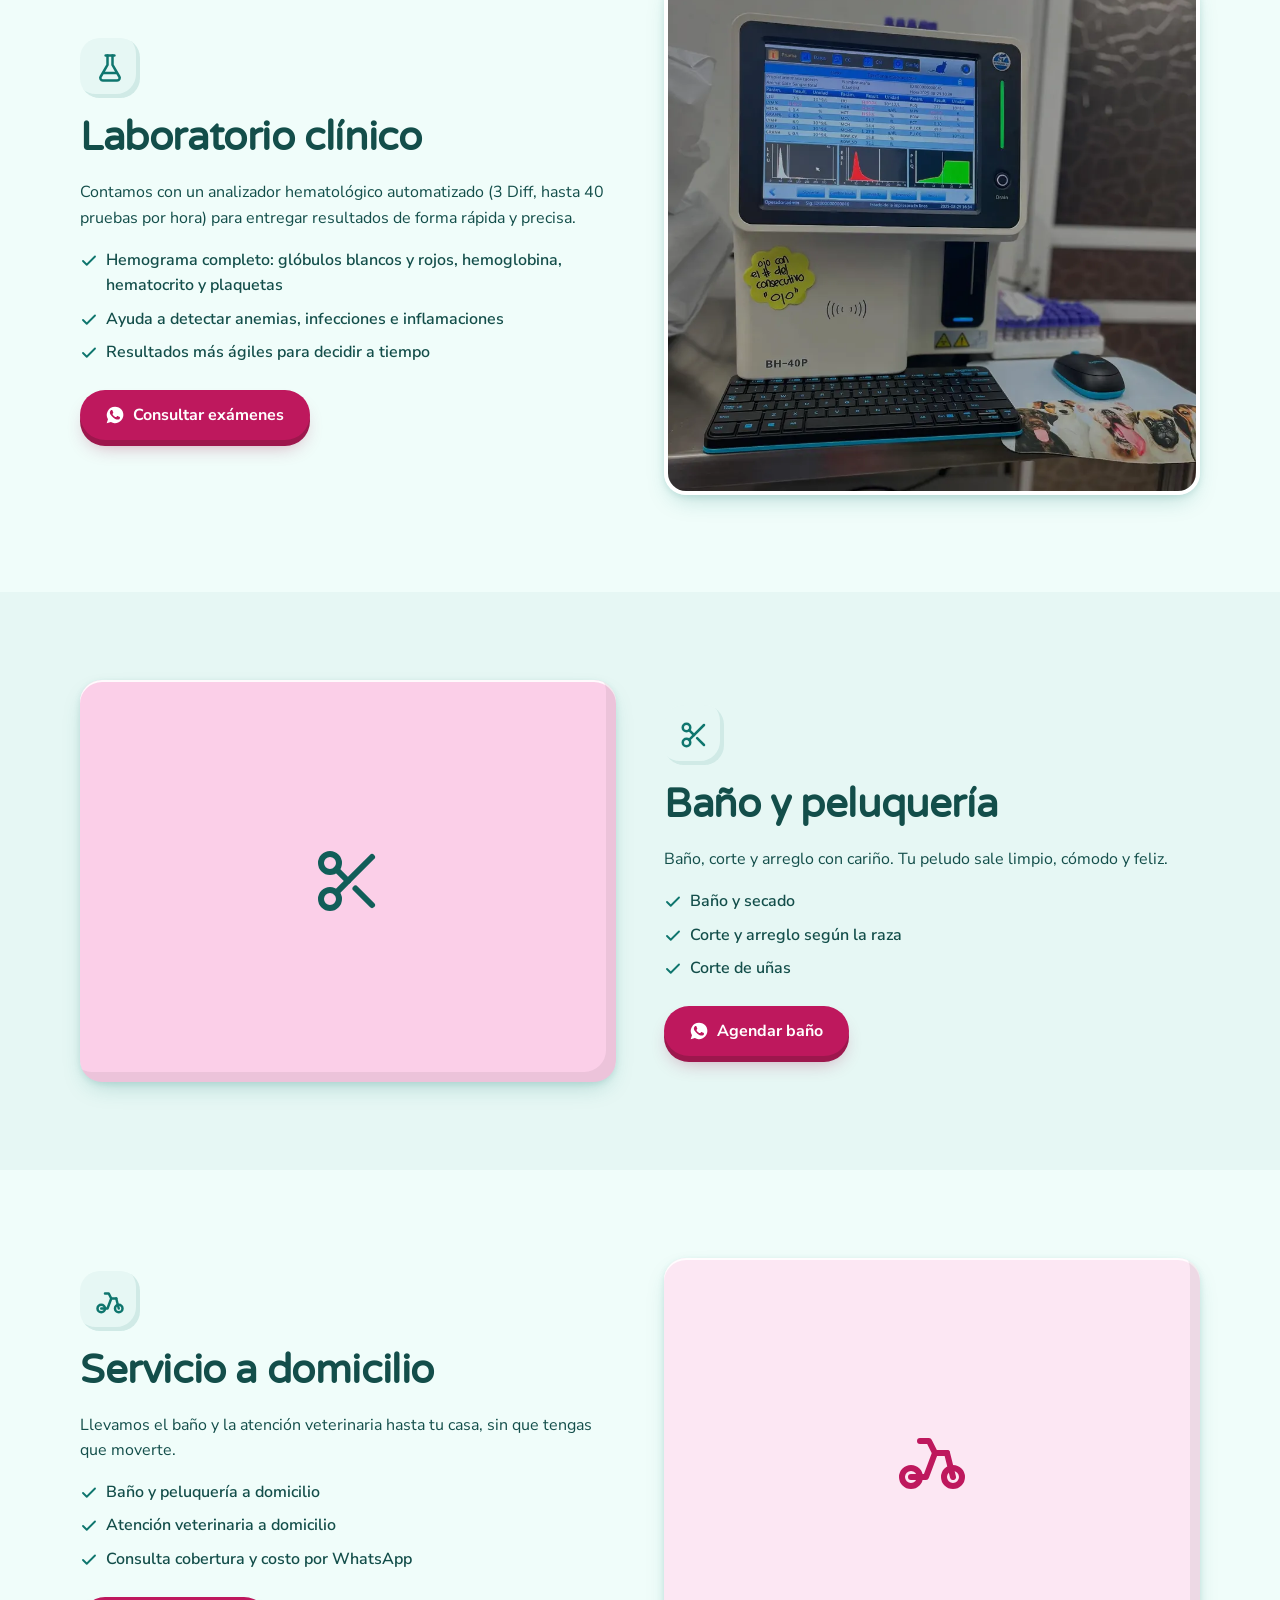
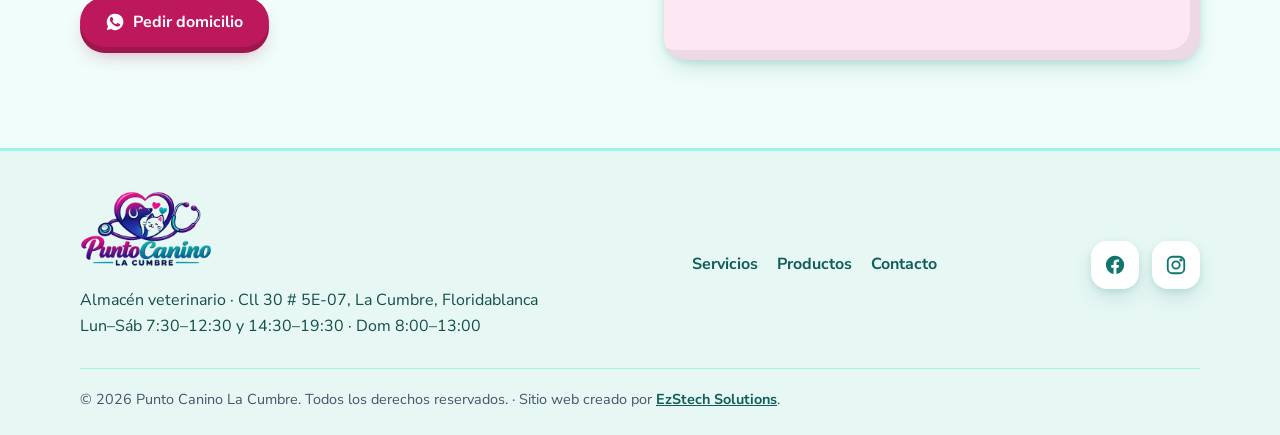
<file: servicios.html>
<!doctype html>
<html lang="es-CO">
<head>
  <meta charset="utf-8">
  <meta name="viewport" content="width=device-width, initial-scale=1">
  <title>Servicios veterinarios y peluquería canina en Floridablanca | Punto Canino</title>
  <meta name="description" content="Consulta veterinaria, vacunación, laboratorio clínico, baño y peluquería, y servicio a domicilio en La Cumbre, Floridablanca.">
  <meta property="og:title" content="Servicios veterinarios y peluquería canina en Floridablanca | Punto Canino">
  <meta property="og:description" content="Consulta veterinaria, vacunación, laboratorio clínico, baño y peluquería, y servicio a domicilio en La Cumbre, Floridablanca.">
  <meta property="og:image" content="img/bano.webp">
  <meta name="theme-color" content="#0F766E">
  <meta name="author" content="EzStech Solutions">
  <!-- DEMO: quitar la línea noindex al publicar la versión final -->
  <meta name="robots" content="noindex, nofollow">
  <link rel="icon" type="image/png" sizes="32x32" href="img/favicon-32.png">
  <link rel="apple-touch-icon" href="img/favicon.png">
  <link rel="preconnect" href="https://fonts.googleapis.com">
  <link rel="preconnect" href="https://fonts.gstatic.com" crossorigin>
  <link href="https://fonts.googleapis.com/css2?family=Nunito+Sans:wght@400;600;700&family=Varela+Round&display=swap" rel="stylesheet">
  <link rel="stylesheet" href="styles.css">
  
</head>
<body>
  <a class="skip" href="#contenido">Saltar al contenido</a>

  <header class="site-header">
    <div class="wrap nav">
      <a class="brand" href="index.html" aria-label="Punto Canino La Cumbre, inicio">
        <img class="brand-logo" src="img/logo-sm.webp" width="360" height="208" alt="Punto Canino La Cumbre">
      </a>
      <nav aria-label="Principal" id="menu" class="menu">
        <a href="index.html">Inicio</a>
        <a href="servicios.html" aria-current="page">Servicios</a>
        <a href="productos.html">Productos</a>
        <a href="contacto.html">Contacto</a>
        <a class="btn btn-cta btn-sm" data-wa="Hola, quiero información" href="#"><svg width="18" height="18" aria-hidden="true"><use href="icons.svg#i-wa"/></svg> WhatsApp</a>
      </nav>
      <button class="burger" aria-expanded="false" aria-controls="menu" aria-label="Abrir menú"><span></span><span></span><span></span></button>
    </div>
  </header>

  <main id="contenido">
    <section class="page-head">
      <div class="wrap">
        <nav class="crumbs" aria-label="Ruta"><a href="index.html">Inicio</a> <span aria-hidden="true">/</span> <span>Servicios</span></nav>
        <h1>Servicios para tu mascota</h1>
        <p class="lead">Atención veterinaria, laboratorio y estética canina en un solo lugar. Agenda por WhatsApp.</p>
      </div>
    </section>
    <section class="section" id="consulta">
      <div class="wrap split">
        <div class="reveal">
          <span class="ico"><svg width="30" height="30" aria-hidden="true"><use href="icons.svg#i-steth"/></svg></span>
          <h2>Consulta veterinaria</h2>
          <p>Revisión general y atención médica para tu mascota, con orientación clara para ti y tu familia.</p>
          <ul class="checks">
            <li><svg width="18" height="18" aria-hidden="true"><use href="icons.svg#i-check"/></svg> Revisión y diagnóstico</li>
            <li><svg width="18" height="18" aria-hidden="true"><use href="icons.svg#i-check"/></svg> Orientación sobre alimentación y cuidado</li>
            <li><svg width="18" height="18" aria-hidden="true"><use href="icons.svg#i-check"/></svg> Atención para perros y gatos</li>
          </ul>
          <a class="btn btn-cta" data-wa="Hola, quiero agendar una consulta veterinaria" href="#"><svg width="20" height="20" aria-hidden="true"><use href="icons.svg#i-wa"/></svg> Agendar consulta</a>
        </div>
        <div class="reveal"><div class="svc-art" aria-hidden="true"><svg width="72" height="72" aria-hidden="true"><use href="icons.svg#i-steth"/></svg></div></div>
      </div>
    </section>
    <section class="section section-alt" id="vacunacion">
      <div class="wrap split rev">
        <div class="reveal">
          <span class="ico"><svg width="30" height="30" aria-hidden="true"><use href="icons.svg#i-syringe"/></svg></span>
          <h2>Vacunación</h2>
          <p>Mantén al día el esquema de vacunas de tu cachorro, gatito o adulto.</p>
          <ul class="checks">
            <li><svg width="18" height="18" aria-hidden="true"><use href="icons.svg#i-check"/></svg> Esquemas para cachorros y gatitos</li>
            <li><svg width="18" height="18" aria-hidden="true"><use href="icons.svg#i-check"/></svg> Refuerzos para adultos</li>
            <li><svg width="18" height="18" aria-hidden="true"><use href="icons.svg#i-check"/></svg> Desparasitación</li>
          </ul>
          <a class="btn btn-cta" data-wa="Hola, quiero información sobre vacunación" href="#"><svg width="20" height="20" aria-hidden="true"><use href="icons.svg#i-wa"/></svg> Preguntar por vacunas</a>
        </div>
        <div class="reveal"><div class="svc-art" aria-hidden="true"><svg width="72" height="72" aria-hidden="true"><use href="icons.svg#i-syringe"/></svg></div></div>
      </div>
    </section>
    <section class="section" id="laboratorio">
      <div class="wrap split">
        <div class="reveal">
          <span class="ico"><svg width="30" height="30" aria-hidden="true"><use href="icons.svg#i-flask"/></svg></span>
          <h2>Laboratorio clínico</h2>
          <p>Contamos con un analizador hematológico automatizado (3 Diff, hasta 40 pruebas por hora) para entregar resultados de forma rápida y precisa.</p>
          <ul class="checks">
            <li><svg width="18" height="18" aria-hidden="true"><use href="icons.svg#i-check"/></svg> Hemograma completo: glóbulos blancos y rojos, hemoglobina, hematocrito y plaquetas</li>
            <li><svg width="18" height="18" aria-hidden="true"><use href="icons.svg#i-check"/></svg> Ayuda a detectar anemias, infecciones e inflamaciones</li>
            <li><svg width="18" height="18" aria-hidden="true"><use href="icons.svg#i-check"/></svg> Resultados más ágiles para decidir a tiempo</li>
          </ul>
          <a class="btn btn-cta" data-wa="Hola, quiero información sobre exámenes de laboratorio" href="#"><svg width="20" height="20" aria-hidden="true"><use href="icons.svg#i-wa"/></svg> Consultar exámenes</a>
        </div>
        <div class="reveal"><img class="svc-photo" src="img/laboratorio.webp" loading="lazy" width="900" height="1200" alt="Analizador hematológico URIT BH-40P"></div>
      </div>
    </section>
    <section class="section section-alt" id="peluqueria">
      <div class="wrap split rev">
        <div class="reveal">
          <span class="ico"><svg width="30" height="30" aria-hidden="true"><use href="icons.svg#i-scissors"/></svg></span>
          <h2>Baño y peluquería</h2>
          <p>Baño, corte y arreglo con cariño. Tu peludo sale limpio, cómodo y feliz.</p>
          <ul class="checks">
            <li><svg width="18" height="18" aria-hidden="true"><use href="icons.svg#i-check"/></svg> Baño y secado</li>
            <li><svg width="18" height="18" aria-hidden="true"><use href="icons.svg#i-check"/></svg> Corte y arreglo según la raza</li>
            <li><svg width="18" height="18" aria-hidden="true"><use href="icons.svg#i-check"/></svg> Corte de uñas</li>
          </ul>
          <a class="btn btn-cta" data-wa="Hola, quiero agendar baño y peluquería" href="#"><svg width="20" height="20" aria-hidden="true"><use href="icons.svg#i-wa"/></svg> Agendar baño</a>
        </div>
        <div class="reveal"><div class="svc-art" aria-hidden="true"><svg width="72" height="72" aria-hidden="true"><use href="icons.svg#i-scissors"/></svg></div></div>
      </div>
    </section>
    <section class="section" id="domicilio">
      <div class="wrap split">
        <div class="reveal">
          <span class="ico"><svg width="30" height="30" aria-hidden="true"><use href="icons.svg#i-scooter"/></svg></span>
          <h2>Servicio a domicilio</h2>
          <p>Llevamos el baño y la atención veterinaria hasta tu casa, sin que tengas que moverte.</p>
          <ul class="checks">
            <li><svg width="18" height="18" aria-hidden="true"><use href="icons.svg#i-check"/></svg> Baño y peluquería a domicilio</li>
            <li><svg width="18" height="18" aria-hidden="true"><use href="icons.svg#i-check"/></svg> Atención veterinaria a domicilio</li>
            <li><svg width="18" height="18" aria-hidden="true"><use href="icons.svg#i-check"/></svg> Consulta cobertura y costo por WhatsApp</li>
          </ul>
          <a class="btn btn-cta" data-wa="Hola, quiero solicitar servicio a domicilio" href="#"><svg width="20" height="20" aria-hidden="true"><use href="icons.svg#i-wa"/></svg> Pedir domicilio</a>
        </div>
        <div class="reveal"><div class="svc-art acc" aria-hidden="true"><svg width="72" height="72" aria-hidden="true"><use href="icons.svg#i-scooter"/></svg></div></div>
      </div>
    </section>
  </main>

  <footer class="site-footer">
    <div class="wrap foot">
      <div>
        <a class="brand brand-light" href="index.html" aria-label="Punto Canino La Cumbre, inicio">
          <img class="brand-logo" src="img/logo-sm.webp" width="360" height="208" alt="Punto Canino La Cumbre">
        </a>
        <p>Almacén veterinario · Cll 30 # 5E-07, La Cumbre, Floridablanca<br>Lun–Sáb 7:30–12:30 y 14:30–19:30 · Dom 8:00–13:00</p>
      </div>
      <nav class="foot-nav" aria-label="Pie de página">
        <a href="servicios.html">Servicios</a><a href="productos.html">Productos</a><a href="contacto.html">Contacto</a>
      </nav>
      <div class="social">
        <a href="https://www.facebook.com/p/PUNTO-Canino-La-Cumbre-100064050334834/" target="_blank" rel="noopener" aria-label="Facebook de Punto Canino La Cumbre"><svg width="22" height="22" aria-hidden="true"><use href="icons.svg#i-fb"/></svg></a>
        <a href="https://www.instagram.com/punto_caninolacumbre/" target="_blank" rel="noopener" aria-label="Instagram de Punto Canino La Cumbre"><svg width="22" height="22" aria-hidden="true"><use href="icons.svg#i-ig"/></svg></a>
      </div>
    </div>
    <p class="copy">© <span id="year"></span> Punto Canino La Cumbre. Todos los derechos reservados. · Sitio web creado por <a href="https://ezstech-solutions.netlify.app/" target="_blank" rel="noopener">EzStech Solutions</a>.</p>
  </footer>

  <a class="wa-float" data-wa="Hola, quiero información" href="#" aria-label="Escribir por WhatsApp"><svg width="30" height="30" aria-hidden="true"><use href="icons.svg#i-wa"/></svg></a>

  <script src="js/data.js"></script>
  <script src="script.js"></script>
</body>
</html>
</file>
<file: styles.css>
/* Punto Canino La Cumbre — sistema de diseño (ver design-system/punto-canino-la-cumbre/MASTER.md) */
:root {
  --primary: #0F766E;
  --primary-dark: #115E59;
  --secondary: #14B8A6;
  --cta: #BE185D;
  --cta-dark: #9D174D;
  --sun: #FBCFE8;
  --bg: #F0FDFA;
  --fg: #134E4A;
  --muted-fg: #475569;
  --card: #FFFFFF;
  --border: #99F6E4;
  --alt: #E6F7F4;
  --radius: 22px;
  --shadow: 0 2px 0 rgba(255,255,255,.9) inset, 0 10px 24px -8px rgba(15,118,110,.28), 0 2px 6px rgba(15,118,110,.12);
  --font-head: "Varela Round", system-ui, sans-serif;
  --font-body: "Nunito Sans", system-ui, sans-serif;
}

*, *::before, *::after { box-sizing: border-box; }
html { scroll-behavior: smooth; scroll-padding-top: 84px; }
body { margin: 0; font-family: var(--font-body); font-size: 1rem; line-height: 1.6; color: var(--fg); background: var(--bg); -webkit-font-smoothing: antialiased; }
img, svg { max-width: 100%; }
h1, h2, h3 { font-family: var(--font-head); line-height: 1.15; margin: 0 0 .5em; letter-spacing: -.01em; }
h1 { font-size: clamp(2.1rem, 5.5vw, 3.6rem); }
h2 { font-size: clamp(1.7rem, 3.6vw, 2.5rem); }
h3 { font-size: 1.25rem; }
p { margin: 0 0 1em; }
a { color: var(--primary); }
.wrap { width: min(1120px, 100% - 2rem); margin-inline: auto; }
.skip { position: absolute; left: -999px; top: 8px; background: #fff; padding: .6rem 1rem; border-radius: 10px; z-index: 100; }
.skip:focus { left: 8px; }
:focus-visible { outline: 3px solid var(--cta); outline-offset: 3px; border-radius: 6px; }

/* Botones */
.btn { display: inline-flex; align-items: center; justify-content: center; gap: .5rem; min-height: 48px; padding: .7rem 1.4rem; border-radius: 999px; font: 700 1rem var(--font-body); text-decoration: none; border: 3px solid transparent; cursor: pointer; transition: transform .2s ease-out, box-shadow .2s ease-out, background-color .2s; }
.btn:hover { transform: translateY(-2px); }
.btn:active { transform: translateY(1px); }
.btn-cta { background: var(--cta); color: #fff; box-shadow: 0 6px 0 var(--cta-dark), 0 12px 20px -8px rgba(157,23,77,.45); }
.btn-cta:hover { background: #A5144F; }
.btn-primary { background: var(--primary); color: #fff; box-shadow: 0 6px 0 var(--primary-dark), 0 12px 20px -8px rgba(15,118,110,.5); }
.btn-ghost { background: #fff; color: var(--primary); border-color: var(--primary); }
.btn-ghost:hover { background: var(--alt); }
.btn-sm { min-height: 44px; padding: .5rem 1.1rem; box-shadow: 0 4px 0 var(--cta-dark); }
.link { font-weight: 700; text-decoration: none; color: var(--primary); display: inline-block; padding: .4rem 0; min-height: 44px; }
.link:hover { text-decoration: underline; text-underline-offset: 4px; }

/* Header */
.site-header { position: sticky; top: 0; z-index: 50; background: rgba(240,253,250,.92); backdrop-filter: blur(10px); border-bottom: 2px solid var(--border); }
.nav { display: flex; align-items: center; justify-content: space-between; min-height: 78px; gap: 1rem; }
.brand { display: inline-flex; align-items: center; gap: .7rem; text-decoration: none; color: var(--fg); }
.brand-mark { display: grid; place-items: center; width: 46px; height: 46px; border-radius: 16px; background: var(--sun); color: var(--primary-dark); box-shadow: var(--shadow); }
.brand-text { display: flex; flex-direction: column; line-height: 1.05; }
.brand-text strong { font-family: var(--font-head); font-size: 1.15rem; }
.brand-text small { font-weight: 700; color: var(--primary); letter-spacing: .12em; text-transform: uppercase; font-size: .72rem; }
.menu { display: flex; align-items: center; gap: 1.6rem; }
.menu a:not(.btn) { color: var(--fg); font-weight: 700; text-decoration: none; padding: .6rem .2rem; }
.menu a:not(.btn):hover { color: var(--primary); }
.burger { display: none; width: 48px; height: 48px; border: 0; background: #fff; border-radius: 14px; box-shadow: var(--shadow); cursor: pointer; flex-direction: column; align-items: center; justify-content: center; gap: 5px; }
.burger span { width: 22px; height: 3px; background: var(--fg); border-radius: 3px; transition: transform .25s, opacity .2s; }
.burger[aria-expanded="true"] span:nth-child(1) { transform: translateY(8px) rotate(45deg); }
.burger[aria-expanded="true"] span:nth-child(2) { opacity: 0; }
.burger[aria-expanded="true"] span:nth-child(3) { transform: translateY(-8px) rotate(-45deg); }

/* Hero */
.hero { padding: clamp(2rem, 6vw, 4.5rem) 0 clamp(2.5rem, 6vw, 5rem); background: radial-gradient(900px 400px at 85% 0, #FCE7F3 0, transparent 70%), var(--bg); overflow: hidden; }
.hero-grid { display: grid; grid-template-columns: 1.15fr .85fr; gap: 2.5rem; align-items: center; }
.eyebrow { display: inline-flex; align-items: center; gap: .4rem; font-weight: 700; color: var(--primary); background: #fff; border: 2px solid var(--border); border-radius: 999px; padding: .25rem .9rem; font-size: .9rem; margin-bottom: 1rem; }
.lead { font-size: 1.15rem; color: var(--muted-fg); max-width: 34rem; }
.cta-row { display: flex; flex-wrap: wrap; gap: 1rem; margin: 1.6rem 0 1.4rem; }
.trust { list-style: none; padding: 0; margin: 0; display: grid; gap: .4rem; color: var(--fg); font-weight: 600; }
.trust li { display: flex; align-items: center; gap: .5rem; }
.trust svg { color: var(--primary); flex: none; }

.hero-art { position: relative; aspect-ratio: 1; max-width: 460px; width: 100%; justify-self: center; }
.blob { position: absolute; inset: 6%; background: var(--sun); border-radius: 58% 42% 55% 45% / 48% 56% 44% 52%; box-shadow: inset -14px -14px 0 rgba(0,0,0,.06), var(--shadow); animation: morph 10s ease-in-out infinite alternate; }
.art-card { position: absolute; display: grid; place-items: center; background: #fff; color: var(--primary); border-radius: 26px; box-shadow: var(--shadow); animation: float 5s ease-in-out infinite; }
.c2 { width: 22%; aspect-ratio: 1; top: 6%; right: 8%; animation-delay: -1.5s; }
.c3 { width: 22%; aspect-ratio: 1; bottom: 8%; left: 4%; animation-delay: -3s; }
@keyframes morph { to { border-radius: 42% 58% 46% 54% / 55% 44% 56% 45%; } }
@keyframes float { 50% { transform: translateY(-12px) rotate(2deg); } }

.hero-photo { position: absolute; inset: 4% 12% 4% 12%; width: 76%; height: 92%; object-fit: cover; border-radius: 34% 34% 28% 28% / 26% 26% 22% 22%; border: 6px solid #fff; box-shadow: var(--shadow); }

/* Secciones */
.section { padding: clamp(3rem, 7vw, 5.5rem) 0; }
.section-alt { background: var(--alt); }
.section-head { max-width: 40rem; margin-bottom: 2.2rem; }
.section-head p:last-child { color: var(--muted-fg); }
.cards { display: grid; grid-template-columns: repeat(auto-fit, minmax(230px, 1fr)); gap: 1.4rem; }
.card { background: var(--card); border: 3px solid var(--border); border-radius: var(--radius); padding: 1.6rem; box-shadow: var(--shadow); transition: transform .25s ease-out, box-shadow .25s; }
.card:hover { transform: translateY(-6px); }
.card p { color: var(--muted-fg); }
.card-accent { background: #FDF2F8; border-color: #F9A8D4; }
.ico { display: grid; place-items: center; width: 60px; height: 60px; border-radius: 20px; background: var(--alt); color: var(--primary); margin-bottom: 1rem; box-shadow: inset -4px -4px 0 rgba(15,118,110,.1); }
.card-accent .ico { background: #FCE7F3; color: var(--cta); }
.ico.sm { width: 50px; height: 50px; border-radius: 16px; }

.split { display: grid; grid-template-columns: 1fr 1fr; gap: 3rem; align-items: center; }
.stat-list { list-style: none; margin: 0; padding: 0; display: grid; gap: 1rem; }
.stat-list li { display: flex; align-items: center; gap: 1.2rem; background: #fff; border: 3px solid var(--border); border-radius: var(--radius); padding: 1.1rem 1.4rem; box-shadow: var(--shadow); font-weight: 600; }
.stat-num { font: 2.4rem/1 var(--font-head); color: var(--cta); min-width: 3.2rem; }

/* Productos */
.toolbar { display: flex; flex-wrap: wrap; gap: 1rem; align-items: center; justify-content: space-between; margin-bottom: 1rem; }
.filters { display: flex; flex-wrap: wrap; gap: .6rem; }
.chip { min-height: 44px; padding: .5rem 1.2rem; border-radius: 999px; border: 3px solid var(--border); background: #fff; color: var(--fg); font: 700 .95rem var(--font-body); cursor: pointer; transition: background-color .2s, color .2s, transform .2s; }
.chip:hover { transform: translateY(-2px); }
.chip.is-on { background: var(--primary); border-color: var(--primary); color: #fff; }
.search input { min-height: 48px; width: min(100%, 280px); padding: .6rem 1.1rem; border-radius: 999px; border: 3px solid var(--border); background: #fff; font: 600 1rem var(--font-body); color: var(--fg); }
.search input:focus { outline: 3px solid var(--cta); outline-offset: 2px; }
.sr { position: absolute; width: 1px; height: 1px; overflow: hidden; clip: rect(0 0 0 0); white-space: nowrap; }
.count { color: var(--muted-fg); font-weight: 600; margin: 0 0 1rem; }
.empty { background: #fff; border: 3px dashed var(--border); border-radius: var(--radius); padding: 1.4rem; }
.products { display: grid; grid-template-columns: repeat(auto-fill, minmax(190px, 1fr)); gap: 1rem; }
.product { background: var(--card); border: 3px solid var(--border); border-radius: var(--radius); box-shadow: var(--shadow); overflow: hidden; display: flex; flex-direction: column; padding-bottom: .8rem; transition: transform .25s ease-out; }
.product:hover { transform: translateY(-6px); }
.product > :not(.pmedia) { margin-left: .9rem; margin-right: .9rem; }
.product h3 { font-size: 1rem; margin-bottom: .2rem; line-height: 1.2; }
.product h3 a { color: var(--fg); text-decoration: none; }
.product h3 a:hover { color: var(--primary); }
.product p { color: var(--muted-fg); margin-bottom: .4rem; font-size: .88rem; line-height: 1.4; }
.product p:not(.price) { display: -webkit-box; -webkit-line-clamp: 2; -webkit-box-orient: vertical; overflow: hidden; }
.pmedia { display: block; margin: 0 0 .7rem; border-bottom: 3px solid var(--border); }
.pimg { display: block; width: 100%; height: auto; aspect-ratio: 1/1; object-fit: cover; object-position: center; }
.pph svg { width: 44px; height: 44px; }
.pph { display: grid; place-items: center; background: var(--alt); color: var(--primary); }
.tag { align-self: flex-start; background: var(--alt); color: var(--primary-dark); font-weight: 700; font-size: .72rem; padding: .1rem .6rem; border-radius: 999px; margin-bottom: .35rem; }
.price { font: .95rem var(--font-head); color: var(--fg) !important; margin-top: auto !important; }
.price.ask { font: 700 .82rem var(--font-body); color: var(--muted-fg) !important; }
.price.big { font-size: 1.6rem; margin: 1rem 0; }
.pactions { display: flex; align-items: center; justify-content: space-between; margin-top: .2rem; }
.mini-wa { display: grid; place-items: center; width: 44px; height: 44px; border-radius: 50%; background: #128C4A; color: #fff; transition: transform .2s; }
.mini-wa:hover { transform: scale(1.1); }

/* Ficha de producto */
.pd { display: grid; grid-template-columns: 1fr 1fr; gap: 2.5rem; align-items: start; margin-bottom: 3rem; }
.pd-img { width: 100%; height: auto; aspect-ratio: 1/1; object-fit: cover; border-radius: var(--radius); border: 4px solid #fff; box-shadow: var(--shadow); display: grid; }
.pd-info h1 { font-size: clamp(1.8rem, 4vw, 2.6rem); }
.note { color: var(--muted-fg); font-size: .9rem; }
.notfound { text-align: center; padding: 3rem 0; }
#related-wrap h2 { margin-top: 1rem; }
.crumbs { font-size: .9rem; color: var(--muted-fg); margin-bottom: 1rem; }
.crumbs a { color: var(--primary); font-weight: 700; text-decoration: none; }

/* Encabezado de página interna */
.page-head { padding: 2.5rem 0 2rem; background: radial-gradient(700px 300px at 90% 0, #FCE7F3 0, transparent 70%), var(--bg); border-bottom: 2px solid var(--border); }
.page-head h1 { font-size: clamp(1.9rem, 4.5vw, 3rem); }
.page-head .lead { margin-bottom: 0; }

/* Servicios */
.split.rev > :first-child { order: 2; }
.checks { list-style: none; padding: 0; margin: 1rem 0 1.5rem; display: grid; gap: .5rem; }
.checks li { display: flex; gap: .5rem; align-items: flex-start; font-weight: 600; }
.checks svg { color: var(--primary); flex: none; margin-top: .25rem; }
.svc-photo { width: 100%; height: auto; aspect-ratio: 4/5; max-height: 520px; object-fit: cover; border-radius: var(--radius); border: 4px solid #fff; box-shadow: var(--shadow); }
.svc-art { display: grid; place-items: center; aspect-ratio: 4/3; border-radius: var(--radius); background: var(--sun); color: var(--primary-dark); box-shadow: inset -10px -10px 0 rgba(0,0,0,.06), var(--shadow); }
.svc-art.acc { background: #FCE7F3; color: var(--cta); }
.more { text-align: center; margin-top: 2rem; }

/* Banda CTA */
.cta-band { background: var(--primary); color: #fff; padding: 2.8rem 0; }
.cta-inner { display: flex; flex-wrap: wrap; gap: 1.5rem; align-items: center; justify-content: space-between; }
.cta-band h2 { color: #fff; margin-bottom: .3rem; }
.cta-band p { margin: 0; color: #CCFBF1; }
.btn-white { background: #fff; color: var(--primary-dark); box-shadow: 0 6px 0 rgba(0,0,0,.2); }
.social-line { margin-top: 1.4rem; font-weight: 600; }
.foot-nav { display: flex; gap: 1.2rem; flex-wrap: wrap; }
.foot-nav a { color: var(--primary-dark); text-decoration: none; font-weight: 700; padding: .6rem 0; }
.foot-nav a:hover { text-decoration: underline; }
.menu a[aria-current="page"]:not(.btn) { color: var(--primary); box-shadow: 0 3px 0 var(--sun); }

/* Ubicación */
.info { list-style: none; padding: 0; margin: 1.2rem 0 0; display: grid; gap: 1rem; }
.info li { display: flex; gap: .9rem; align-items: flex-start; }
.info svg { color: var(--primary); flex: none; margin-top: .2rem; }
.map { border: 4px solid #fff; border-radius: var(--radius); overflow: hidden; box-shadow: var(--shadow); aspect-ratio: 4/3; background: #fff; }
.map iframe { width: 100%; height: 100%; border: 0; display: block; }

/* Footer */
.site-footer { background: var(--alt); color: var(--fg); padding: 2.5rem 0 1.5rem; border-top: 3px solid var(--border); }
.foot { display: flex; flex-wrap: wrap; gap: 1.5rem; justify-content: space-between; align-items: center; }
.site-footer p { margin: .8rem 0 0; }
.brand-light { color: #fff; }

.social { display: flex; gap: .8rem; }
.social a { display: grid; place-items: center; width: 48px; height: 48px; border-radius: 16px; background: #fff; color: var(--primary); box-shadow: var(--shadow); transition: background-color .2s, transform .2s; }
.social a:hover { background: var(--border); transform: translateY(-2px); }
.copy { width: min(1120px, 100% - 2rem); margin: 1.8rem auto 0 !important; padding-top: 1.2rem; border-top: 1px solid var(--border); font-size: .9rem; color: var(--muted-fg); }

/* WhatsApp flotante */
.wa-float { position: fixed; right: 18px; bottom: 18px; z-index: 60; width: 62px; height: 62px; border-radius: 50%; display: grid; place-items: center; background: #128C4A; color: #fff; box-shadow: 0 6px 0 #0B6B37, 0 12px 24px rgba(0,0,0,.25); transition: transform .2s; }
.wa-float:hover { transform: scale(1.08); }

/* Animación de entrada */
.js .reveal { opacity: 0; transform: translateY(20px); transition: opacity .5s ease-out, transform .5s ease-out; }
.js .reveal.in { opacity: 1; transform: none; }

@media (max-width: 860px) {
  .hero-grid, .split, .pd { grid-template-columns: 1fr; }
  .split.rev > :first-child { order: 0; }
  .hero-art { max-width: 320px; order: -1; }
  .burger { display: flex; }
  .menu { position: absolute; top: 78px; left: 0; right: 0; flex-direction: column; align-items: stretch; gap: .2rem; background: var(--bg); padding: 1rem; border-bottom: 2px solid var(--border); display: none; }
  .menu.open { display: flex; }
  .menu a:not(.btn) { padding: .9rem .4rem; }
  .menu .btn { margin-top: .4rem; }
  .split { gap: 2rem; }
}
@media (max-width: 520px) {
  .products { grid-template-columns: repeat(2, 1fr); gap: .7rem; }
  .product > :not(.pmedia) { margin-left: .7rem; margin-right: .7rem; }
  .pactions .link { font-size: .85rem; }
}
@media (prefers-reduced-motion: reduce) {
  html { scroll-behavior: auto; }
  *, *::before, *::after { animation: none !important; transition-duration: .01ms !important; }
  .js .reveal { opacity: 1; transform: none; }
}

.lab-photo { width: 100%; height: auto; aspect-ratio: 4/3; object-fit: cover; object-position: center 40%; border-radius: var(--radius); border: 4px solid #fff; box-shadow: var(--shadow); }
.copy a { color: var(--primary-dark); font-weight: 700; }

/* Logo */
.brand-logo { display: block; height: 62px; width: auto; }
.site-header { background: rgba(240,253,250,.92); }
.brand-light .brand-logo { height: 76px; }
@media (max-width: 480px) { .brand-logo { height: 46px; } }

/* Horario */
.open-now { display: inline-block; margin-left: .4rem; padding: .05rem .7rem; border-radius: 999px; font-size: .8rem; font-weight: 700; }
.open-now:empty { display: none; }
.open-now.is-open { background: #DCFCE7; color: #166534; }
.open-now.is-closed { background: #FEE2E2; color: #991B1B; }
.hours { border-collapse: collapse; margin-top: .4rem; }
.hours th, .hours td { text-align: left; padding: .35rem 1.2rem .35rem 0; vertical-align: top; font-weight: 600; }
.hours th { font-weight: 700; color: var(--muted-fg); white-space: nowrap; }
.hours tr.today th, .hours tr.today td { color: var(--primary-dark); }
</file>
